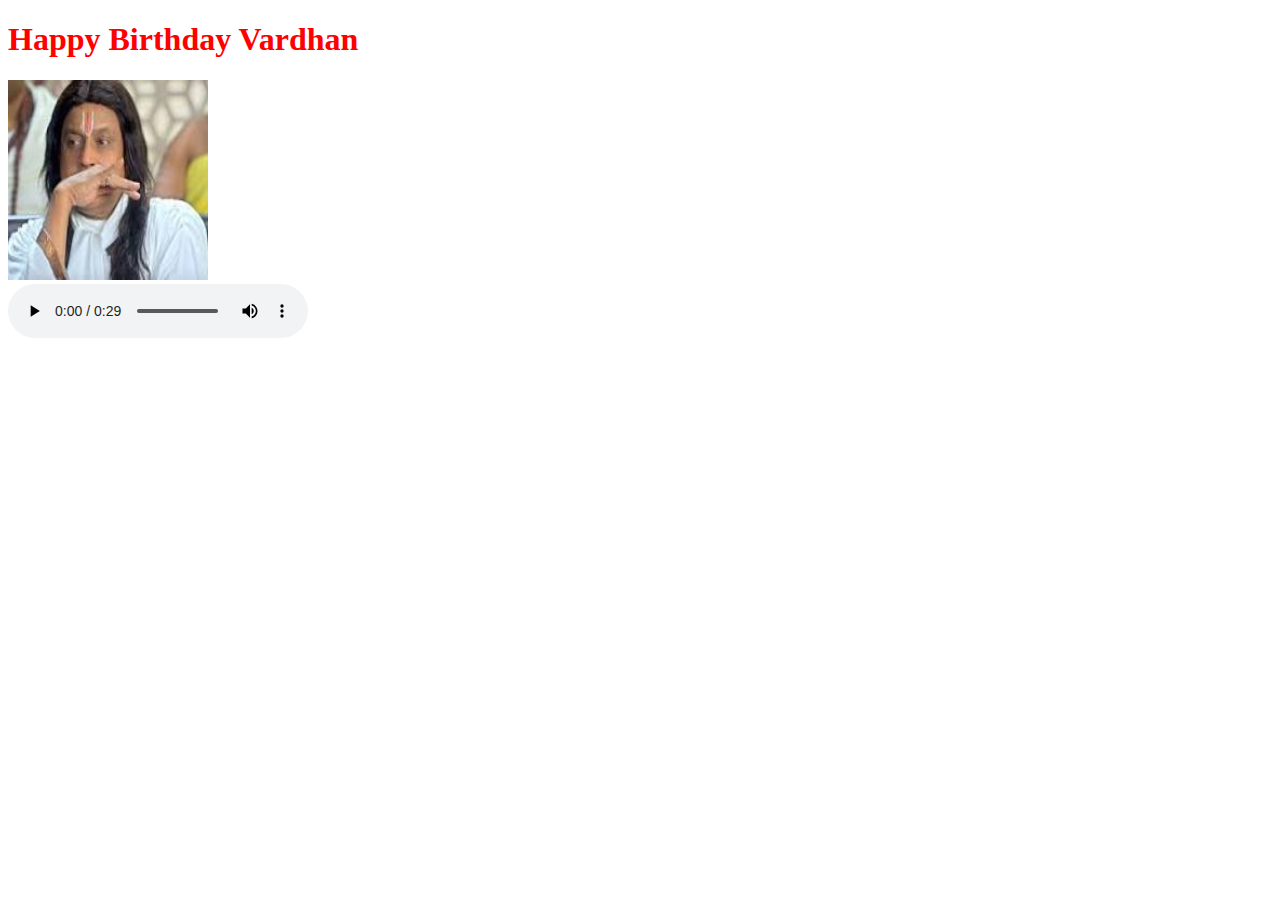
<file: index.html>
<!DOCTYPE html>
<html>
<head>
<title>Vardhan Birthday</title>
</head>
<body>
<h1 style="color:red">Happy Birthday Vardhan</h1>
<img src="download.jpeg" height="200" width="200"><br>
<audio controls>
<source src="gopala_gopala.mp3"><br>
</audio>
</body>
<html>
</file>
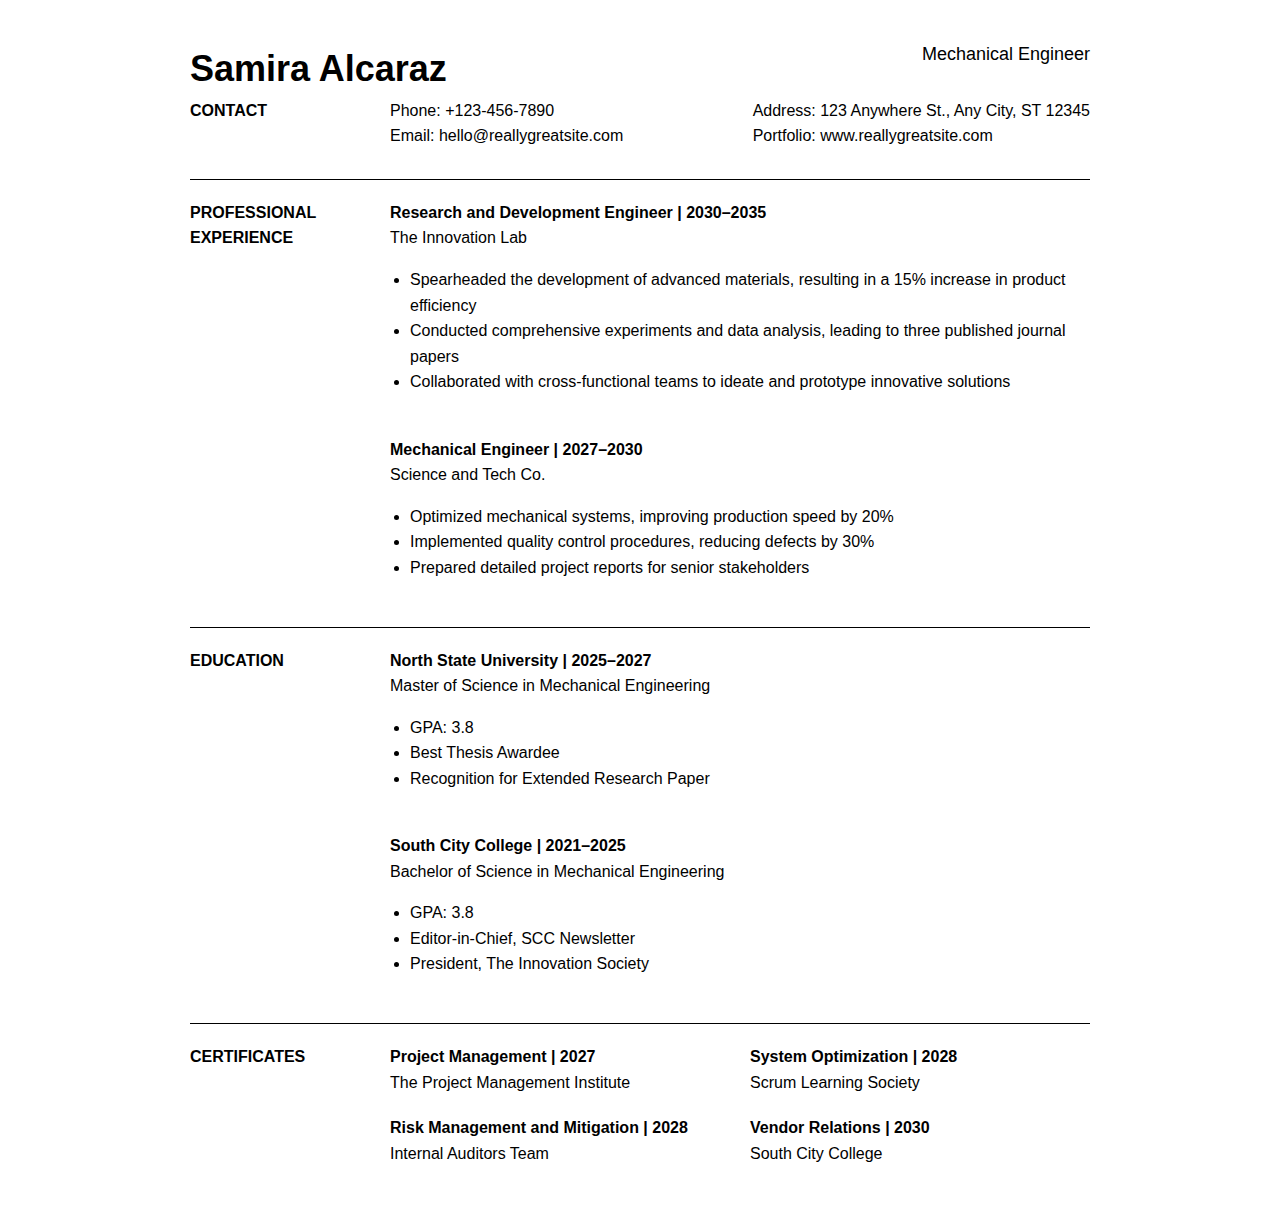
<file: a.html>
<!DOCTYPE html>
<html lang="en">
<head>
    <meta charset="UTF-8">
    <title>Resume - Samira Alcaraz</title>
    <style>
        body {
            font-family: Arial, Helvetica, sans-serif;
            margin: 40px;
            color: #000;
            line-height: 1.6;
        }

        .container {
            max-width: 900px;
            margin: auto;
        }

        /* Header */
        .header {
            display: flex;
            justify-content: space-between;
            align-items: flex-start;
        }

        .name {
            font-size: 36px;
            font-weight: bold;
        }

        .title {
            font-size: 18px;
        }

        hr {
            border: none;
            border-top: 1px solid #000;
            margin: 20px 0;
        }

        /* Section layout */
        .section {
            display: flex;
            margin-bottom: 30px;
        }

        .section-title {
            width: 200px;
            font-weight: bold;
            text-transform: uppercase;
        }

        .section-content {
            flex: 1;
        }

        /* Contact */
        .contact {
            display: flex;
            justify-content: space-between;
        }

        /* Job titles */
        .job-title {
            font-weight: bold;
        }

        .company {
            margin-bottom: 10px;
        }

        ul {
            padding-left: 20px;
        }

        /* Certificates grid */
        .certificates {
            display: grid;
            grid-template-columns: repeat(2, 1fr);
            gap: 20px;
        }

        .cert-title {
            font-weight: bold;
        }
    </style>
</head>
<body>

<div class="container">

    <!-- Header -->
    <div class="header">
        <div class="name">Samira Alcaraz</div>
        <div class="title">Mechanical Engineer</div>
    </div>

    <!-- Contact -->
    <div class="section">
        <div class="section-title">Contact</div>
        <div class="section-content contact">
            <div>
                Phone: +123-456-7890<br>
                Email: hello@reallygreatsite.com
            </div>
            <div>
                Address: 123 Anywhere St., Any City, ST 12345<br>
                Portfolio: www.reallygreatsite.com
            </div>
        </div>
    </div>

    <hr>

    <!-- Professional Experience -->
    <div class="section">
        <div class="section-title">Professional Experience</div>
        <div class="section-content">

            <div class="job-title">Research and Development Engineer | 2030–2035</div>
            <div class="company">The Innovation Lab</div>
            <ul>
                <li>Spearheaded the development of advanced materials, resulting in a 15% increase in product efficiency</li>
                <li>Conducted comprehensive experiments and data analysis, leading to three published journal papers</li>
                <li>Collaborated with cross-functional teams to ideate and prototype innovative solutions</li>
            </ul>

            <br>

            <div class="job-title">Mechanical Engineer | 2027–2030</div>
            <div class="company">Science and Tech Co.</div>
            <ul>
                <li>Optimized mechanical systems, improving production speed by 20%</li>
                <li>Implemented quality control procedures, reducing defects by 30%</li>
                <li>Prepared detailed project reports for senior stakeholders</li>
            </ul>

        </div>
    </div>

    <hr>

    <!-- Education -->
    <div class="section">
        <div class="section-title">Education</div>
        <div class="section-content">

            <div class="job-title">North State University | 2025–2027</div>
            <div>Master of Science in Mechanical Engineering</div>
            <ul>
                <li>GPA: 3.8</li>
                <li>Best Thesis Awardee</li>
                <li>Recognition for Extended Research Paper</li>
            </ul>

            <br>

            <div class="job-title">South City College | 2021–2025</div>
            <div>Bachelor of Science in Mechanical Engineering</div>
            <ul>
                <li>GPA: 3.8</li>
                <li>Editor-in-Chief, SCC Newsletter</li>
                <li>President, The Innovation Society</li>
            </ul>

        </div>
    </div>

    <hr>

    <!-- Certificates -->
    <div class="section">
        <div class="section-title">Certificates</div>
        <div class="section-content certificates">

            <div>
                <div class="cert-title">Project Management | 2027</div>
                The Project Management Institute
            </div>

            <div>
                <div class="cert-title">System Optimization | 2028</div>
                Scrum Learning Society
            </div>

            <div>
                <div class="cert-title">Risk Management and Mitigation | 2028</div>
                Internal Auditors Team
            </div>

            <div>
                <div class="cert-title">Vendor Relations | 2030</div>
                South City College
            </div>

        </div>
    </div>

</div>

</body>
</html>
</file>
